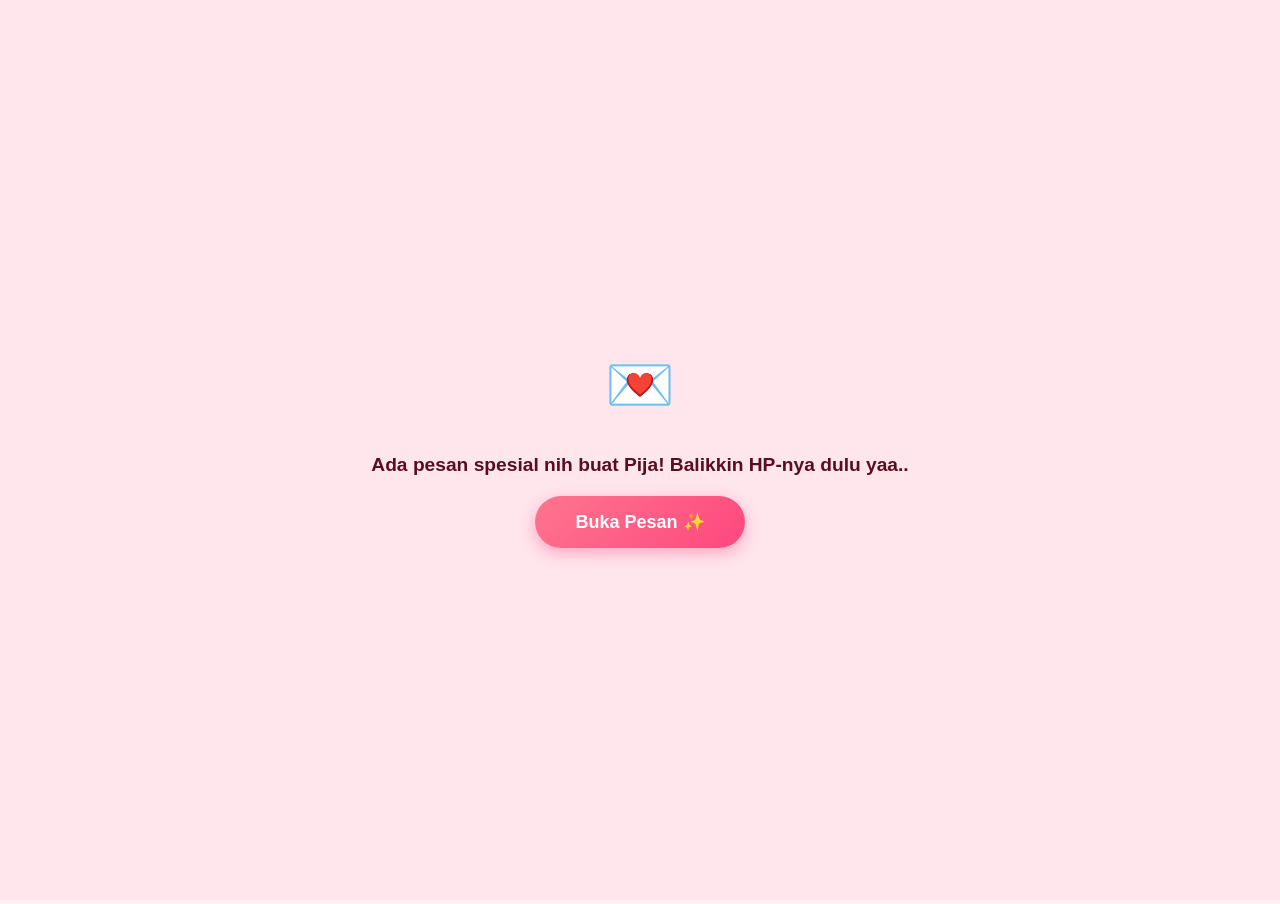
<file: index.html>
<!DOCTYPE html>
<html lang="id">
<head>
    <meta charset="UTF-8">
    <meta name="viewport" content="width=device-width, initial-scale=1.0">
    <title>Spesial Buat Pija ❤️</title>
    <style>
        html, body {
            margin: 0; padding: 0;
            width: 100%; height: 100%;
            overflow: hidden;
            background-color: #fff0f3;
        }
        iframe {
            width: 100%; height: 100%;
            border: none;
        }
        .music-overlay {
            position: fixed;
            top: 0; left: 0; width: 100%; height: 100%;
            background: #ffe5ec;
            display: flex; flex-direction: column;
            align-items: center; justify-content: center;
            z-index: 9999;
            font-family: 'Segoe UI', sans-serif;
            transition: opacity 0.5s ease;
        }
        .play-btn {
            background: linear-gradient(135deg, #ff758f 0%, #ff477e 100%);
            color: white; border: none;
            padding: 15px 40px; font-size: 18px; font-weight: bold;
            border-radius: 50px; cursor: pointer;
            box-shadow: 0 5px 15px rgba(255, 71, 126, 0.4);
        }
    </style>
</head>
<body>

    <div id="musicOverlay" class="music-overlay">
        <div style="font-size: 3.5rem; margin-bottom: 20px;">💌</div>
        <h2 style="color: #590d22; margin-bottom: 20px; font-size: 1.2rem; text-align:center; padding:0 20px;">Ada pesan spesial nih buat Pija! Balikkin HP-nya dulu yaa..</h2>
        <button class="play-btn" id="btnBuka" onclick="startEverything()">Buka Pesan ✨</button>
    </div>

    <audio id="bgMusic" loop preload="auto">
       <source src="music-pija.mp3" type="audio/mpeg">
    </audio>

    <iframe src="opening.html" id="gameWindow" allow="autoplay"></iframe>

    <script>
        // Trik memaksa audio siap di latar belakang sebelum diklik
        window.addEventListener('DOMContentLoaded', () => {
            const music = document.getElementById('bgMusic');
            music.load(); 
        });

        function startEverything() {
            const music = document.getElementById('bgMusic');
            
            // Coba putar musik secara paksa
            let playPromise = music.play();

            if (playPromise !== undefined) {
                playPromise.then(_ => {
                    // Musik sukses diputar, hilangkan penutup overlay
                    hilangkanOverlay();
                }).catch(error => {
                    console.log("Autoplay gagal, mencoba alternatif sentuhan ulang...", error);
                    // Jika browser galak memblokir, dicoba putar sekali lagi dalam jeda milidetik
                    setTimeout(() => {
                        music.play();
                        hilangkanOverlay();
                    }, 100);
                });
            }
        }

        function hilangkanOverlay() {
            const overlay = document.getElementById('musicOverlay');
            overlay.style.opacity = '0';
            setTimeout(() => { overlay.style.display = 'none'; }, 500);
        }
    </script>
</body>
</html>
</file>
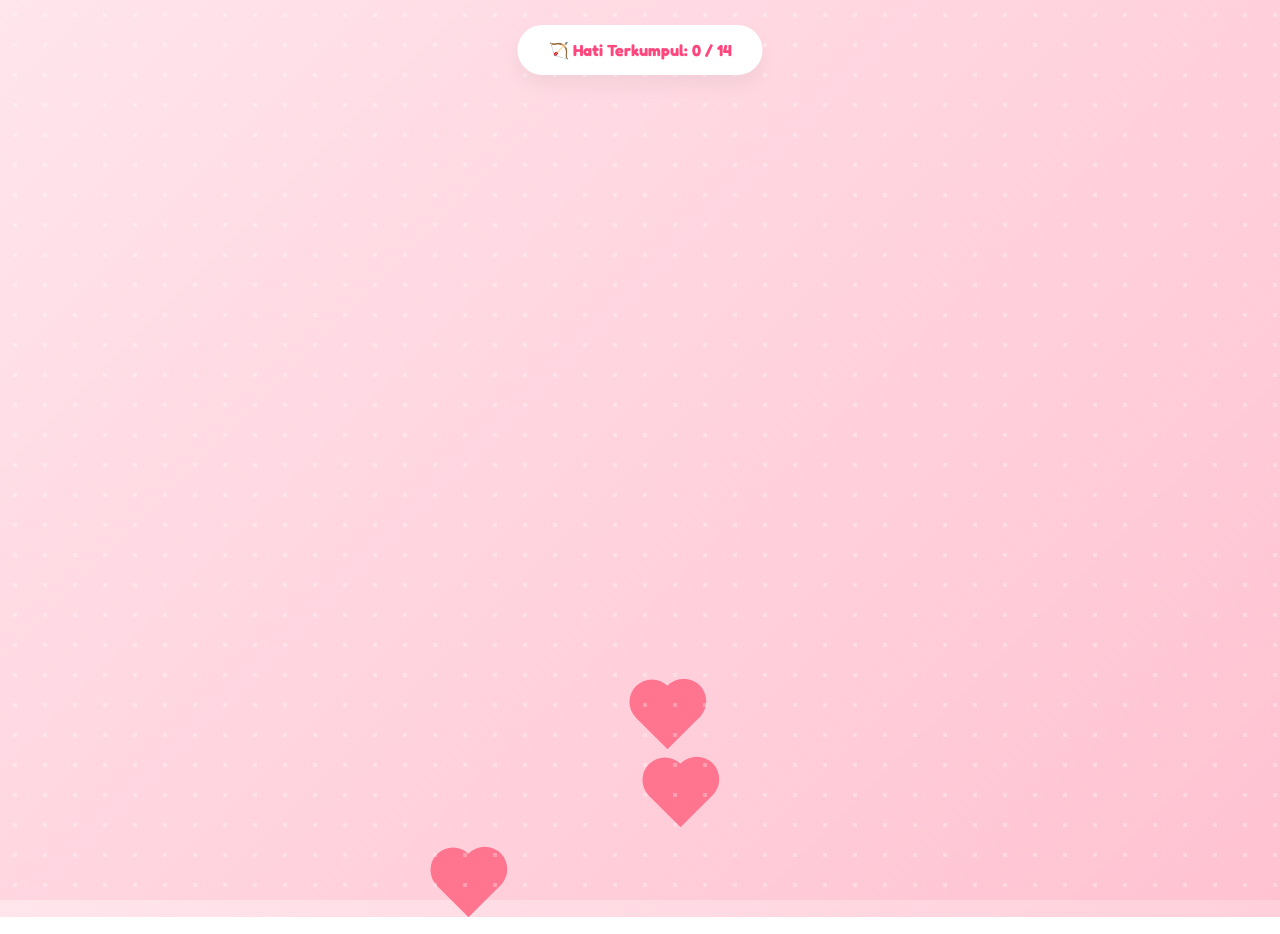
<file: game1.html>
<!DOCTYPE html>
<html lang="id">
<head>
    <meta charset="UTF-8">
    <meta name="viewport" content="width=device-width, initial-scale=1.0">
    <title>Game 1: Shoot the Heart 🏹</title>
    <link href="https://fonts.googleapis.com/css2?family=Fredoka:wght@600;700&family=Pacifico&display=swap" rel="stylesheet">
    <link rel="stylesheet" href="style.css">
    <style>
        body { cursor: crosshair; }
        .score-board { 
            position: absolute; top: 25px; left: 50%; transform: translateX(-50%); 
            background: white; padding: 12px 28px; border-radius: 50px; 
            font-weight: 700; color: #ff477e; border: 3px solid #fff; z-index: 10;
            box-shadow: 0 10px 20px rgba(0,0,0,0.05);
        }
        .heart { position: absolute; width: 45px; height: 45px; background-color: #ff758f; transform: rotate(-45deg); cursor: pointer; }
        .heart::before, .heart::after { content: ""; position: absolute; width: 45px; height: 45px; background-color: #ff758f; border-radius: 50%; }
        .heart::before { top: -22.5px; left: 0; }
        .heart::after { top: 0; left: 22.5px; }
        .modal-overlay { position: fixed; top: 0; left: 0; width: 100%; height: 100%; background: rgba(255, 240, 243, 0.7); display: none; justify-content: center; align-items: center; z-index: 100; backdrop-filter: blur(8px); }
    </style>
</head>
<body>
    <div class="sparkle-overlay"></div>
    <div class="score-board">🏹 Hati Terkumpul: <span id="score">0</span> / 14</div>

    <div class="modal-overlay" id="winModal">
        <div class="card-glass-game" style="max-width: 400px;">
            <h2 class="title-script">Edan Ah, Jago Juga! 🙄</h2>
            <p style="font-family:'Fredoka',sans-serif; font-weight:600; color:#590d22; margin-bottom:20px;">Hati aku udah kamu kumpulin semua. Tapi jangan bangga dulu ya Pija, tekan tombol di bawah buat lanjut ke game ke 2!</p>
            <button class="btn-primary-pink" onclick="location.href='game2.html'">Lanjut Game 2 ✨</button>
        </div>
    </div>

    <script>
        let score = 0;
        function createHeart() {
            if (score >= 14) return;
            const heart = document.createElement('div');
            heart.classList.add('heart');
            heart.style.left = Math.random() * (window.innerWidth - 60) + 'px';
            heart.style.bottom = '-60px';
            document.body.appendChild(heart);
            let pos = -60;
            const move = setInterval(() => {
                pos += 2.5; heart.style.bottom = pos + 'px';
                if (pos > window.innerHeight) { clearInterval(move); heart.remove(); createHeart(); }
            }, 16);
            heart.onclick = () => { 
                clearInterval(move); heart.remove(); score++; 
                document.getElementById('score').innerText = score; 
                if (score >= 14) document.getElementById('winModal').style.display='flex'; 
                else createHeart(); 
            };
        }
        for(let i=0; i<4; i++) setTimeout(createHeart, i*600);
    </script>
</body>
</html>
</file>
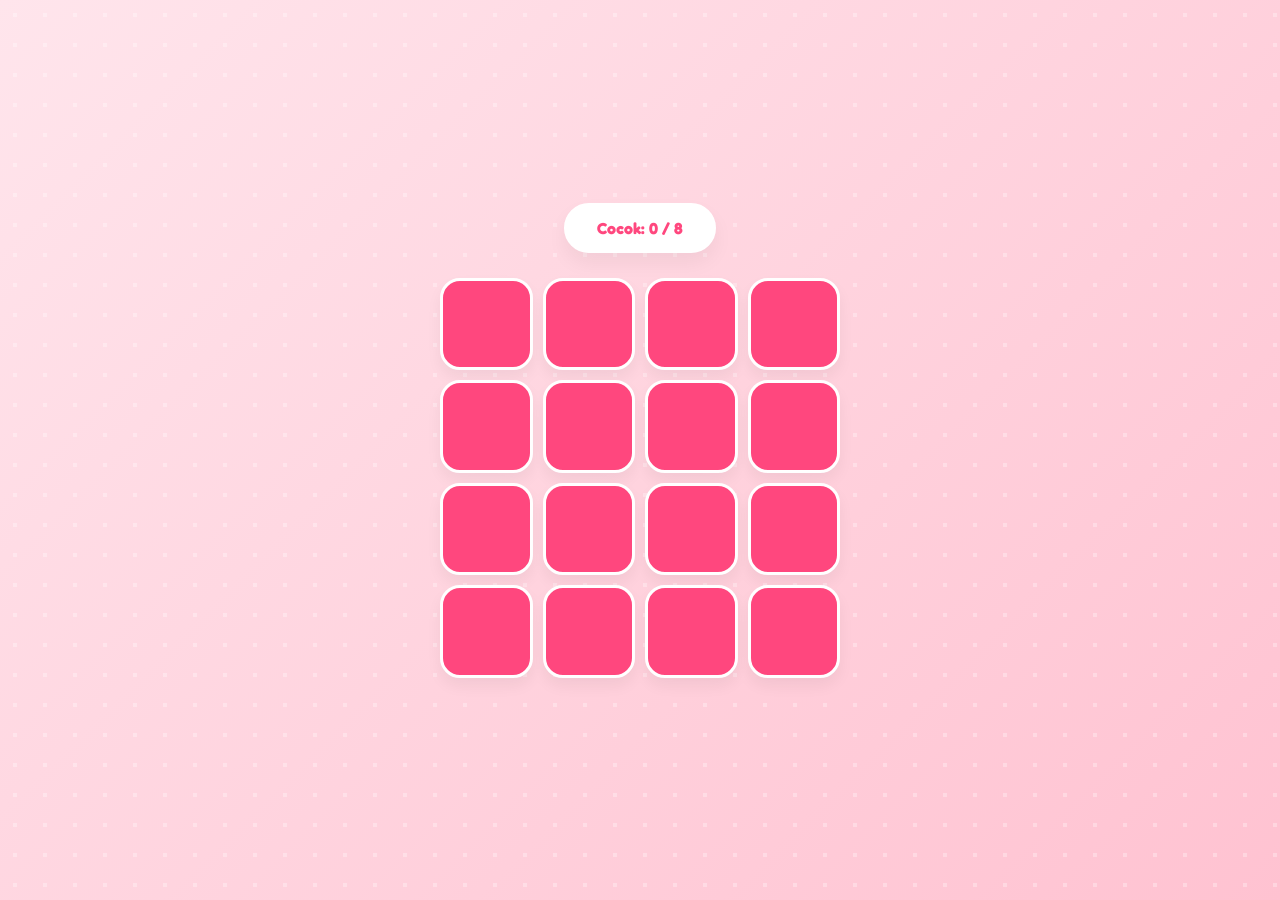
<file: game2.html>
<!DOCTYPE html>
<html lang="id">
<head>
    <meta charset="UTF-8">
    <meta name="viewport" content="width=device-width, initial-scale=1.0">
    <title>Game 2: Memory Match 🍓</title>
    <link href="https://fonts.googleapis.com/css2?family=Fredoka:wght@600;700&family=Pacifico&display=swap" rel="stylesheet">
    <link rel="stylesheet" href="style.css">
    <style>
        .stats { background: white; padding: 12px 30px; border-radius: 50px; color: #ff477e; font-weight: 700; margin-bottom: 25px; border: 3px solid white; box-shadow: 0 10px 20px rgba(0,0,0,0.05); }
        .grid-memory { display: grid; grid-template-columns: repeat(4, 1fr); gap: 10px; max-width: 400px; width: 100%; margin-bottom: 20px; }
        .card-mem { aspect-ratio: 1; background: #ff477e; border-radius: 20px; cursor: pointer; display: flex; align-items: center; justify-content: center; font-size: 2rem; color: transparent; transition: 0.3s; border: 3px solid white; box-shadow: 0 8px 15px rgba(0,0,0,0.05); }
        .card-mem.flipped { background: white; color: initial; transform: rotateY(180deg); border-color: #ffb3c6; }
        .modal-overlay { position: fixed; top: 0; left: 0; width: 100%; height: 100%; background: rgba(255, 240, 243, 0.7); display: none; justify-content: center; align-items: center; z-index: 100; backdrop-filter: blur(8px); }
    </style>
</head>
<body>
    <div class="sparkle-overlay"></div>

    <section class="page-section">
        <div class="stats">Cocok: <span id="m">0</span> / 8</div>
        <div class="grid-memory" id="grid"></div>
    </section>

    <div class="modal-overlay" id="winModal">
        <div class="card-glass-game" style="max-width: 400px;">
            <h2 class="title-script">Ingatan Oke Juga.. ✨</h2>
            <p style="font-family:'Fredoka',sans-serif; font-weight:600; color:#590d22; margin-top:10px;">Ingatannya kuat, pantesan kalau aku salah dikit diinget terus sampe ngambek. Yuk, tantangan dilanjutkan ke game 3!</p>
            <button class="btn-primary-pink" onclick="location.href='game3.html'" style="margin-top:20px;">Lanjut Game 3 🚀</button>
        </div>
    </div>

    <script>
        const icons = ['💖', '🐱', '🧸', '🍰', '🍿', '🍦', '🍩', '💌'];
        let items = [...icons, ...icons].sort(() => Math.random() - 0.5);
        let flipped = [], matched = 0;
        items.forEach(icon => {
            const card = document.createElement('div');
            card.className = 'card-mem'; card.innerHTML = icon;
            card.onclick = () => {
                if (flipped.length < 2 && !card.classList.contains('flipped')) {
                    card.classList.add('flipped'); flipped.push(card);
                    if (flipped.length === 2) {
                        if (flipped[0].innerHTML === flipped[1].innerHTML) { matched++; document.getElementById('m').innerText = matched; flipped = []; if (matched === 8) document.getElementById('winModal').style.display = 'flex'; }
                        else setTimeout(() => { flipped.forEach(c => c.classList.remove('flipped')); flipped = []; }, 800);
                    }
                }
            };
            document.getElementById('grid').appendChild(card);
        });
    </script>
</body>
</html>
</file>
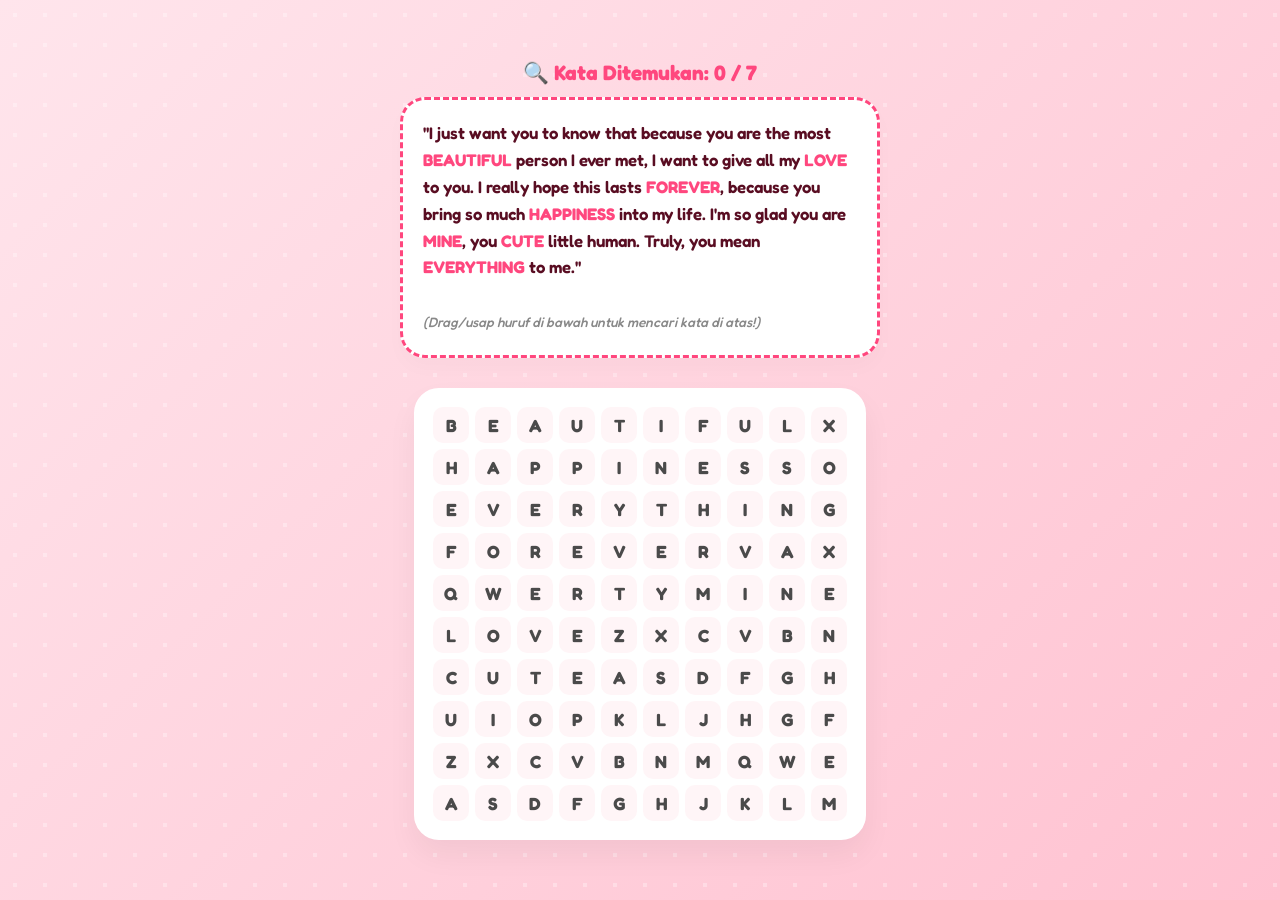
<file: game3.html>
<!DOCTYPE html>
<html lang="id">
<head>
    <meta charset="UTF-8">
    <meta name="viewport" content="width=device-width, initial-scale=1.0">
    <title>Game 3: Word Search 🔍</title>
    <link href="https://fonts.googleapis.com/css2?family=Fredoka:wght@600;700&family=Pacifico&display=swap" rel="stylesheet">
    <link rel="stylesheet" href="style.css">
    <style>
        .clue-box { 
            background: white; border: 3px dashed #ff477e; border-radius: 25px; 
            padding: 20px; text-align: left; max-width: 480px; margin: 0 auto 20px; 
            font-weight: 600; color: #590d22; font-size: 1.05rem; line-height: 1.6;
            box-shadow: 0 10px 20px rgba(0,0,0,0.02);
        }
        .clue-box span.found-text {
            text-decoration: line-through;
            color: #b7b7b7 !important;
            transition: all 0.4s ease;
        }
        .clue-box span { color: #ff477e; font-weight: 700; display: inline-block; }
        .grid-search { display: grid; grid-template-columns: repeat(10, 36px); gap: 6px; background: white; padding: 15px; border-radius: 25px; touch-action: none; border: 4px solid white; box-shadow: 0 15px 30px rgba(0,0,0,0.05); margin-top: 10px; }
        .cell-search { width: 36px; height: 36px; display: flex; align-items: center; justify-content: center; font-weight: 700; background: #fff5f7; border-radius: 10px; cursor: pointer; font-family: 'Fredoka', sans-serif; color: #4a4a4a; font-size: 1.1rem; transition: background 0.2s; }
        .cell-search.selected { background: #ff477e; color: white; }
        .cell-search.found { background: #bee3f8; color: #2b6cb0; }
        .modal-overlay { position: fixed; top: 0; left: 0; width: 100%; height: 100%; background: rgba(255, 240, 243, 0.7); display: none; justify-content: center; align-items: center; backdrop-filter: blur(8px); z-index: 100; }
        
        @keyframes pulse { 0% { transform: scale(0.9); opacity: 0.7; } 100% { transform: scale(1.2); opacity: 1; } }
    </style>
</head>
<body>
    <div class="sparkle-overlay"></div>

    <section class="page-section">
        <div style="margin-bottom:12px; font-weight:700; color:#ff477e; font-size:1.3rem; font-family:'Fredoka', sans-serif;">
            🔍 Kata Ditemukan: <span id="fc">0</span> / 7
        </div>
        
        <div class="clue-box">
            "I just want you to know that because you are the most <span id="txt-BEAUTIFUL">BEAUTIFUL</span> person I ever met, I want to give all my <span id="txt-LOVE">LOVE</span> to you. I really hope this lasts <span id="txt-FOREVER">FOREVER</span>, because you bring so much <span id="txt-HAPPINESS">HAPPINESS</span> into my life. I'm so glad you are <span id="txt-MINE">MINE</span>, you <span id="txt-CUTE">CUTE</span> little human. Truly, you mean <span id="txt-EVERYTHING">EVERYTHING</span> to me."
            <br><br>
            <em style="font-size:0.85rem; color:#888; font-weight:500;">(Drag/usap huruf di bawah untuk mencari kata di atas!)</em>
        </div>

        <div class="grid-search" id="grid"></div>
    </section>

    <div class="modal-overlay" id="winModal">
        <div class="card-glass-game" style="max-width: 420px;">
            <h2 class="title-script">Pinter Banget Pija! 🥰</h2>
            <p style="font-family:'Fredoka',sans-serif; font-weight:600; color:#590d22; margin-top:10px;">Semua kata rahasia berhasil ditemukan!</p>
            <button class="btn-primary-pink" onclick="transisiLoading()" style="margin-top:20px;">Buka Surat ❤️</button>
        </div>
    </div>

    <div id="loadingScreen" style="position:fixed; top:0; left:0; width:100vw; height:100vh; background:#ffe5ec; z-index:999; display:none; flex-direction:column; align-items:center; justify-content:center; font-family:'Fredoka', sans-serif;">
        <div style="font-size:4rem; animation: pulse 0.8s infinite alternate;">🦋</div>
        <div style="margin-top:20px; font-weight:700; color:#ff477e; font-size:1.3rem; letter-spacing:0.5px;" id="loadingText">Menyiapkan rahasia buat Pija...</div>
    </div>

    <script>
        const words = ["BEAUTIFUL", "LOVE", "FOREVER", "HAPPINESS", "MINE", "CUTE", "EVERYTHING"];
        let found = [], isDragging = false, selected = [];
        
        const matrix = [
            ['B','E','A','U','T','I','F','U','L','X'],
            ['H','A','P','P','I','N','E','S','S','O'],
            ['E','V','E','R','Y','T','H','I','N','G'],
            ['F','O','R','E','V','E','R','V','A','X'],
            ['Q','W','E','R','T','Y','M','I','N','E'],
            ['L','O','V','E','Z','X','C','V','B','N'],
            ['C','U','T','E','A','S','D','F','G','H'],
            ['U','I','O','P','K','L','J','H','G','F'],
            ['Z','X','C','V','B','N','M','Q','W','E'],
            ['A','S','D','F','G','H','J','K','L','M']
        ];
        
        matrix.forEach((row, r) => row.forEach((char, c) => {
            const cell = document.createElement('div'); 
            cell.className = 'cell-search'; cell.innerText = char;
            cell.onmousedown = (e) => { e.preventDefault(); startSelection(cell); };
            cell.onmouseover = () => { moveSelection(cell); };
            cell.ontouchstart = (e) => { e.preventDefault(); startSelection(cell); };
            document.getElementById('grid').appendChild(cell);
        }));

        function startSelection(cell) { isDragging = true; if(!cell.classList.contains('found')) { cell.classList.add('selected'); selected.push(cell); } }
        function moveSelection(cell) { if (isDragging && !cell.classList.contains('selected') && !cell.classList.contains('found')) { cell.classList.add('selected'); selected.push(cell); } }
        
        const endSelection = () => { 
            if (isDragging) { 
                const currentWord = selected.map(c => c.innerText).join(''); 
                if (words.includes(currentWord) && !found.includes(currentWord)) { 
                    found.push(currentWord); 
                    document.getElementById('fc').innerText = found.length; 
                    selected.forEach(c => c.className = 'cell-search found'); 
                    const textTarget = document.getElementById(`txt-${currentWord}`);
                    if(textTarget) textTarget.classList.add('found-text');
                    if (found.length === 7) document.getElementById('winModal').style.display = 'flex';
                } else { selected.forEach(c => c.classList.remove('selected')); } 
                selected = []; isDragging = false; 
            } 
        };
        
        document.onmouseup = document.ontouchend = endSelection;
        document.body.addEventListener('touchmove', (e) => { 
            if (!isDragging) return; 
            const touch = e.touches[0]; 
            const el = document.elementFromPoint(touch.clientX, touch.clientY); 
            if (el && el.classList.contains('cell-search') && !selected.includes(el) && !el.classList.contains('found')) { el.classList.add('selected'); selected.push(el); } 
        }, {passive: false});

        function transisiLoading() {
            document.getElementById('winModal').style.display = 'none';
            document.getElementById('loadingScreen').style.display = 'flex';
            setTimeout(() => { document.getElementById('loadingText').innerText = "Sabar ya Pija sayang... ✨"; }, 1500);
            setTimeout(() => { window.location.href = 'surat.html'; }, 3000);
        }
    </script>
</body>
</html>
</file>
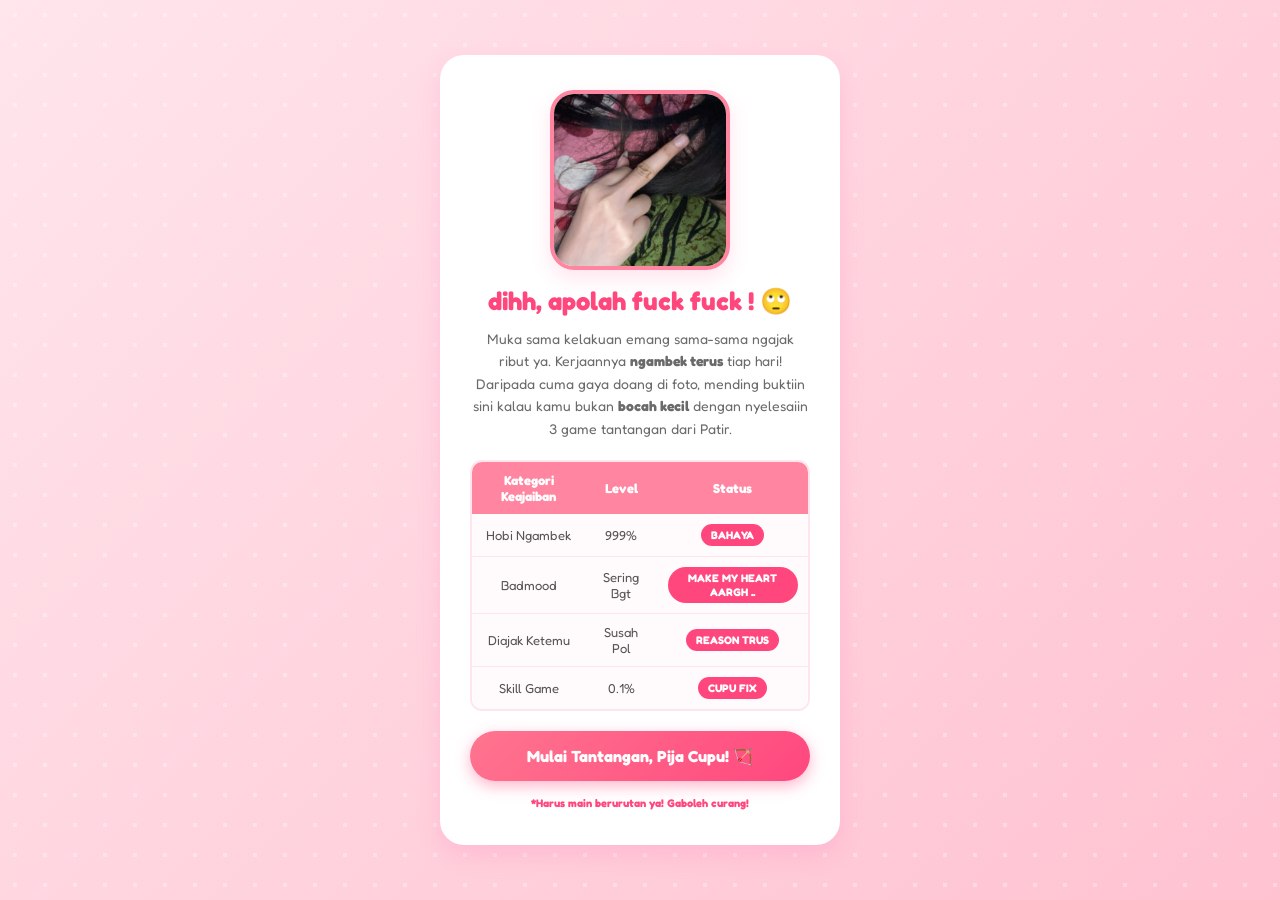
<file: opening.html>
<!DOCTYPE html>
<html lang="id">
<head>
    <meta charset="UTF-8">
    <meta name="viewport" content="width=device-width, initial-scale=1.0">
    <title>Pija, Can You Handle This? 🙄</title>
    <link href="https://fonts.googleapis.com/css2?family=Fredoka:wght@600;700&family=Pacifico&display=swap" rel="stylesheet">
    <link rel="stylesheet" href="style.css">
    <style>
        /* Animasi Muncul Lembut & Lambat */
        .animate-slow {
            animation: slowFadeIn 2.2s cubic-bezier(0.25, 1, 0.5, 1) forwards;
        }

        @keyframes slowFadeIn {
            0% {
                opacity: 0;
                transform: scale(0.95);
                filter: blur(8px);
            }
            100% {
                opacity: 1;
                transform: scale(1);
                filter: blur(0);
            }
        }

        /* Memastikan Foto Pija Muncul Sesuai Ukuran Aslinya */
        .opening-profile-img {
            width: 100%;
            max-width: 180px;
            height: 180px;
            object-fit: cover;
            border-radius: 24px;
            border: 4px solid #ff85a1;
            margin: 0 auto 15px auto;
            display: block;
            box-shadow: 0 8px 20px rgba(255, 71, 126, 0.15);
        }

        /* Styling Tabel Estetik & Lucu */
        .cute-table {
            width: 100%;
            border-collapse: separate;
            border-spacing: 0;
            margin: 20px 0;
            border-radius: 12px;
            overflow: hidden;
            border: 2px solid #ffe5ec;
            font-family: 'Fredoka', sans-serif;
            font-size: 13px;
        }

        .cute-table th {
            background-color: #ff85a1;
            color: white;
            padding: 10px;
            font-weight: 700;
            text-align: center;
        }

        .cute-table td {
            background-color: #fffafb;
            padding: 10px;
            color: #555;
            border-bottom: 1px solid #ffe5ec;
            text-align: center;
            vertical-align: middle;
        }

        .cute-table tr:last-child td {
            border-bottom: none;
        }

        .badge-danger {
            background-color: #ff477e;
            color: white;
            padding: 4px 10px;
            border-radius: 20px;
            font-size: 11px;
            font-weight: bold;
            display: inline-block;
        }
    </style>
</head>
<body>
    <div class="sparkle-overlay"></div>
    
    <div class="container animate-slow">
        
        <img src="assets/imagepija (9).jpeg" alt="Pija Ngajak Ribut" class="opening-profile-img">
        
        <h1 style="font-size: 1.6rem; margin-top: 10px; font-family: 'Fredoka', sans-serif;">dihh, apolah fuck fuck ! 🙄</h1>
        
        <p class="subtitle" style="margin-bottom: 15px; font-family: 'Fredoka', sans-serif;">
            Muka sama kelakuan emang sama-sama ngajak ribut ya. Kerjaannya <strong>ngambek terus</strong> tiap hari! 
            Daripada cuma gaya doang di foto, mending buktiin sini kalau kamu bukan <strong>bocah kecil</strong> dengan nyelesaiin 3 game tantangan dari Patir.
        </p>

        <table class="cute-table">
            <thead>
                <tr>
                    <th>Kategori Keajaiban</th>
                    <th>Level</th>
                    <th>Status</th>
                </tr>
            </thead>
            <tbody>
                <tr>
                    <td>Hobi Ngambek</td>
                    <td>999%</td>
                    <td><span class="badge-danger">BAHAYA</span></td>
                </tr>
                <tr>
                    <td>Badmood</td>
                    <td>Sering Bgt</td>
                    <td><span class="badge-danger">MAKE MY HEART AARGH ..</span></td>
                </tr>
                <tr>
                    <td>Diajak Ketemu</td>
                    <td>Susah Pol</td>
                    <td><span class="badge-danger">REASON TRUS</span></td>
                </tr>
                <tr>
                    <td>Skill Game</td>
                    <td>0.1%</td>
                    <td><span class="badge-danger">CUPU FIX</span></td>
                </tr>
            </tbody>
        </table>
        
        <div class="menu-games">
            <button class="btn-primary-pink" onclick="window.location.href='game1.html'" style="width: 100%; padding: 15px; font-family: 'Fredoka', sans-serif;">
                Mulai Tantangan, Pija Cupu! 🏹
            </button>
        </div>
        
        <p style="font-size: 11px; margin-top: 15px; color: #ff477e; font-weight: 700; font-family: 'Fredoka', sans-serif;">
            *Harus main berurutan ya! Gaboleh curang!
        </p>
    </div>
</body>
</html>
</file>
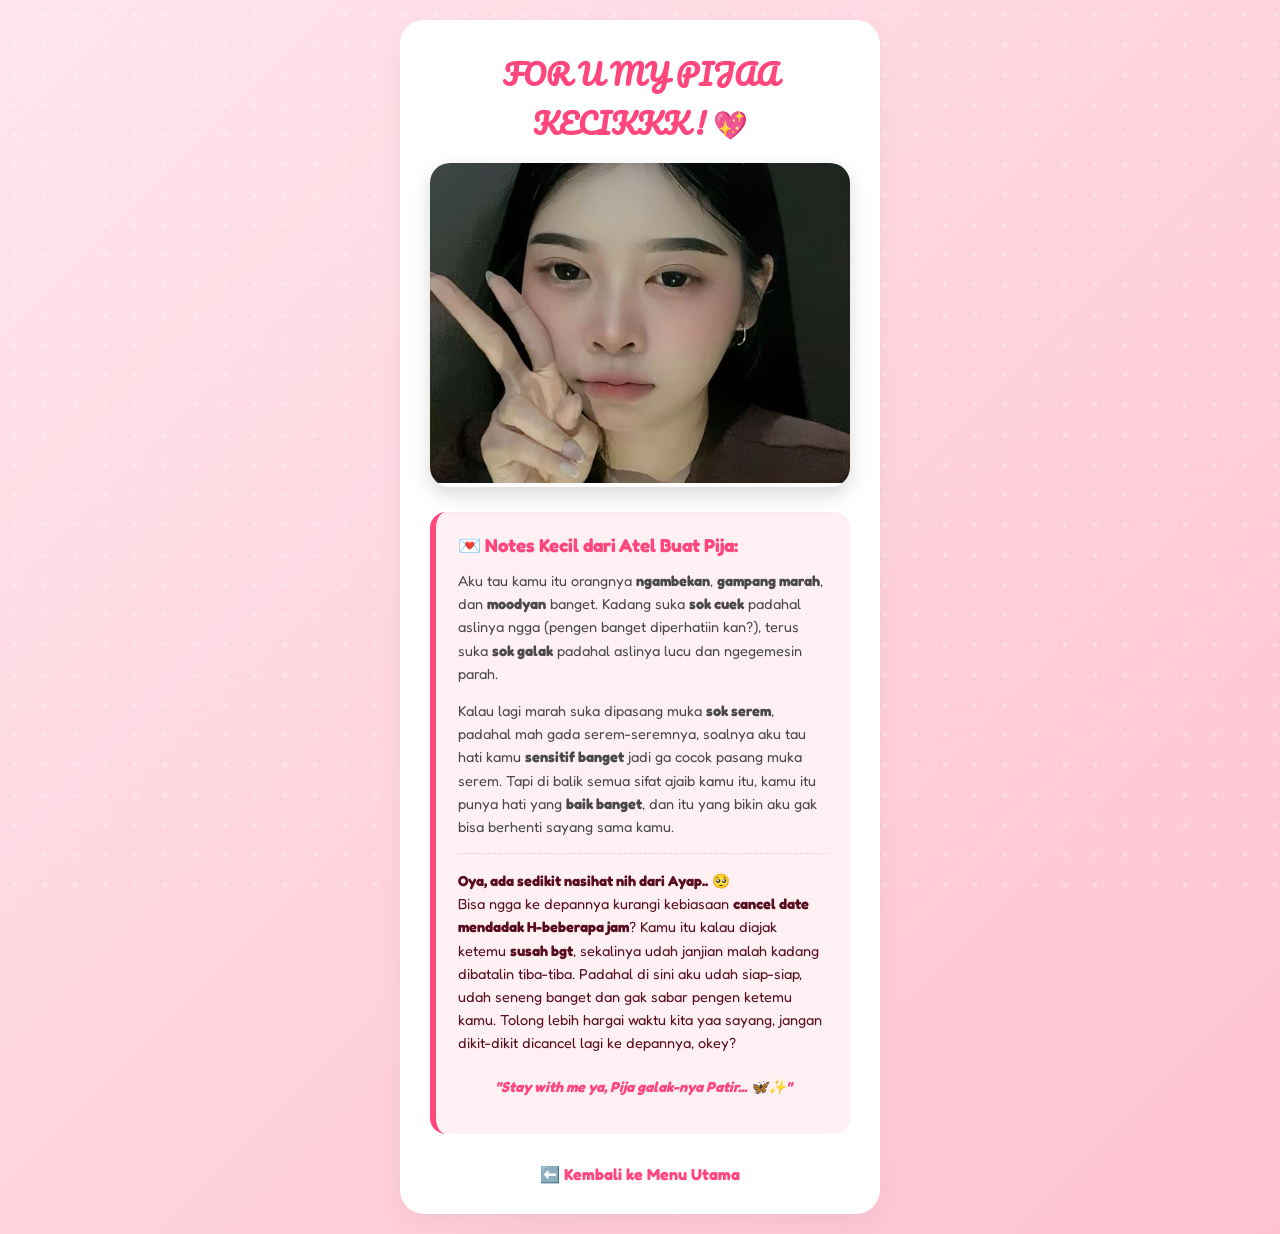
<file: surat.html>
<!DOCTYPE html>
<html lang="id">
<head>
    <meta charset="UTF-8">
    <meta name="viewport" content="width=device-width, initial-scale=1.0">
    <title>Notes Secret Buat Pija</title>
    <link href="https://fonts.googleapis.com/css2?family=Fredoka:wght@600;700&family=Pacifico&display=swap" rel="stylesheet">
    <link rel="stylesheet" href="style.css">
</head>
<body>
    <div class="sparkle-overlay"></div>

    <div class="container-surat animate-pop">
        <h1 class="title-script">FOR U MY PIJAA KECIKKK ! 💖</h1>
        
        <div class="slideshow-container">
            <div class="mySlides fade"><img src="assets/imagepija (1).jpeg" style="width:100%"></div>
            <div class="mySlides fade"><img src="assets/imagepija (2).jpeg" style="width:100%"></div>
            <div class="mySlides fade"><img src="assets/imagepija (3).jpeg" style="width:100%"></div>
            <div class="mySlides fade"><img src="assets/imagepija (4).jpeg" style="width:100%"></div>
            <div class="mySlides fade"><img src="assets/imagepija (5).jpeg" style="width:100%"></div>
            <div class="mySlides fade"><img src="assets/imagepija (6).jpeg" style="width:100%"></div>
            <div class="mySlides fade"><img src="assets/imagepija (7).jpeg" style="width:100%"></div>
            <div class="mySlides fade"><img src="assets/imagepija (8).jpeg" style="width:100%"></div>
        </div>

        <div class="surat-box">
            <h3 style="color:#ff477e; margin-bottom:12px; font-family:'Fredoka', sans-serif; display:flex; align-items:center; gap:8px;">
                💌 Notes Kecil dari Atel Buat Pija:
            </h3>
            <p>Aku tau kamu itu orangnya <strong>ngambekan</strong>, <strong>gampang marah</strong>, dan <strong>moodyan</strong> banget. Kadang suka <strong>sok cuek</strong> padahal aslinya ngga (pengen banget diperhatiin kan?), terus suka <strong>sok galak</strong> padahal aslinya lucu dan ngegemesin parah.</p>
            
            <p>Kalau lagi marah suka dipasang muka <strong>sok serem</strong>, padahal mah gada serem-seremnya, soalnya aku tau hati kamu <strong>sensitif banget</strong> jadi ga cocok pasang muka serem. Tapi di balik semua sifat ajaib kamu itu, kamu itu punya hati yang <strong>baik banget</strong>, dan itu yang bikin aku gak bisa berhenti sayang sama kamu.</p>
            
            <hr style="border: none; border-top: 1px dashed #ffccd5; margin: 15px 0;">

            <p style="color: #590d22; line-height: 1.6;">
                <strong>Oya, ada sedikit nasihat nih dari Ayap..</strong> 🥺<br>
                Bisa ngga ke depannya kurangi kebiasaan <strong>cancel date mendadak H-beberapa jam</strong>? Kamu itu kalau diajak ketemu <strong>susah bgt</strong>, sekalinya udah janjian malah kadang dibatalin tiba-tiba. Padahal di sini aku udah siap-siap, udah seneng banget dan gak sabar pengen ketemu kamu. Tolong lebih hargai waktu kita yaa sayang, jangan dikit-dikit dicancel lagi ke depannya, okey? 
            </p>
            
            <p style="text-align: center; margin-top: 20px; font-style: italic; color: #ff477e; font-weight: bold;">
                "Stay with me ya, Pija galak-nya Patir... 🦋✨"
            </p>
        </div>

        <a href="index.html" target="_top" class="btn-back">⬅️ Kembali ke Menu Utama</a>
    </div>

    <script>
        let slideIndex = 0;
        showSlides();
        function showSlides() {
            let slides = document.getElementsByClassName("mySlides");
            for (let i = 0; i < slides.length; i++) slides[i].style.display = "none";
            slideIndex++;
            if (slideIndex > slides.length) slideIndex = 1;
            slides[slideIndex-1].style.display = "block";
            setTimeout(showSlides, 2500);
        }
    </script>
</body>
</html>
</file>
<file: style.css>
/* Reset & Font Global */
* {
    margin: 0;
    padding: 0;
    box-sizing: border-box;
    font-family: 'Fredoka', 'Segoe UI', Tahoma, Geneva, Verdana, sans-serif;
}

body {
    background: linear-gradient(135deg, #ffe5ec 0%, #ffc2d1 100%);
    min-height: 100vh;
    display: flex;
    justify-content: center;
    align-items: center;
    padding: 20px;
    color: #4a4a4a;
    overflow-x: hidden;
}

/* Struktur Layout Halaman Game */
.page-section {
    display: flex;
    flex-direction: column;
    align-items: center;
    justify-content: center;
    width: 100%;
    max-width: 500px;
    z-index: 5;
    animation: fadeIn 0.5s ease-in-out;
}

.grid-search {
    justify-content: center;
    align-content: center;
    margin: 15px auto 0 auto;
}

/* Efek Kilau Background */
.sparkle-overlay {
    position: fixed;
    top: 0; left: 0; width: 100%; height: 100%;
    pointer-events: none;
    background-image: radial-gradient(circle, rgba(255,255,255,0.3) 10%, transparent 10.5%);
    background-size: 30px 30px;
    z-index: 1;
}

/* Card Kaca Pop-up Menang */
.card-glass-game {
    background: rgba(255, 255, 255, 0.93);
    backdrop-filter: blur(10px);
    -webkit-backdrop-filter: blur(10px);
    border: 3px solid #ffb3c6;
    border-radius: 24px;
    padding: 35px 25px;
    text-align: center;
    box-shadow: 0 15px 35px rgba(255, 71, 126, 0.2);
    width: 90%;
    animation: popIn 0.5s cubic-bezier(0.175, 0.885, 0.32, 1.275);
}

.title-script {
    font-family: 'Pacifico', cursive;
    color: #ff477e;
    font-size: 28px;
    margin-bottom: 15px;
}

/* Tombol Pink Utama */
.btn-primary-pink {
    background: linear-gradient(135deg, #ff758f 0%, #ff477e 100%);
    color: white;
    border: none;
    padding: 14px 35px;
    font-size: 16px;
    font-weight: 700;
    border-radius: 50px;
    cursor: pointer;
    box-shadow: 0 5px 15px rgba(255, 71, 126, 0.4);
    transition: all 0.3s ease;
}

.btn-primary-pink:hover {
    transform: scale(1.05);
    box-shadow: 0 8px 20px rgba(255, 71, 126, 0.6);
}

/* Container Menu & Surat */
.container {
    background: white;
    padding: 35px 30px;
    border-radius: 24px;
    box-shadow: 0 10px 25px rgba(255, 105, 180, 0.2);
    text-align: center;
    max-width: 400px;
    width: 100%;
    z-index: 5;
}

.profile-img {
    width: 160px;
    height: 160px;
    border-radius: 24px;
    object-fit: cover;
    border: 4px solid #ff85a1;
    margin-bottom: 20px;
    box-shadow: 0 8px 20px rgba(0,0,0,0.1);
}

h1 {
    font-size: 24px;
    color: #ff477e;
    margin-bottom: 12px;
}

.subtitle {
    font-size: 14px;
    color: #6a6a6a;
    line-height: 1.6;
    margin-bottom: 25px;
}

/* Halaman Surat Akhir */
.container-surat {
    background: white;
    padding: 30px;
    border-radius: 24px;
    box-shadow: 0 10px 25px rgba(0,0,0,0.05);
    max-width: 480px;
    width: 100%;
    text-align: center;
    z-index: 5;
}

.slideshow-container {
    max-width: 100%;
    position: relative;
    margin: 15px auto 25px auto;
    border-radius: 20px;
    overflow: hidden;
    box-shadow: 0 8px 20px rgba(0,0,0,0.15);
}

.slideshow-container img {
    height: 320px;
    object-fit: cover;
}

.surat-box {
    text-align: left;
    background: #fff0f3;
    padding: 22px;
    border-radius: 16px;
    border-left: 6px solid #ff477e;
    margin-bottom: 20px;
    box-shadow: inset 0 2px 5px rgba(0,0,0,0.02);
}

.surat-box p {
    font-size: 14.5px;
    line-height: 1.6;
    margin-bottom: 14px;
    color: #4a4a4a;
}

.btn-back {
    display: inline-block;
    color: #ff477e;
    text-decoration: none;
    font-weight: bold;
    margin-top: 10px;
}

/* Efek Animasi */
.animate-pop { animation: popIn 0.6s cubic-bezier(0.175, 0.885, 0.32, 1.275); }
.fade { animation-name: fadeAnimation; animation-duration: 1.5s; }

@keyframes popIn {
    from { transform: scale(0.85); opacity: 0; }
    to { transform: scale(1); opacity: 1; }
}

@keyframes fadeIn {
    from { opacity: 0; }
    to { opacity: 1; }
}

@keyframes fadeAnimation {
    from { opacity: 0.4; } 
    to { opacity: 1; }
}
</file>
